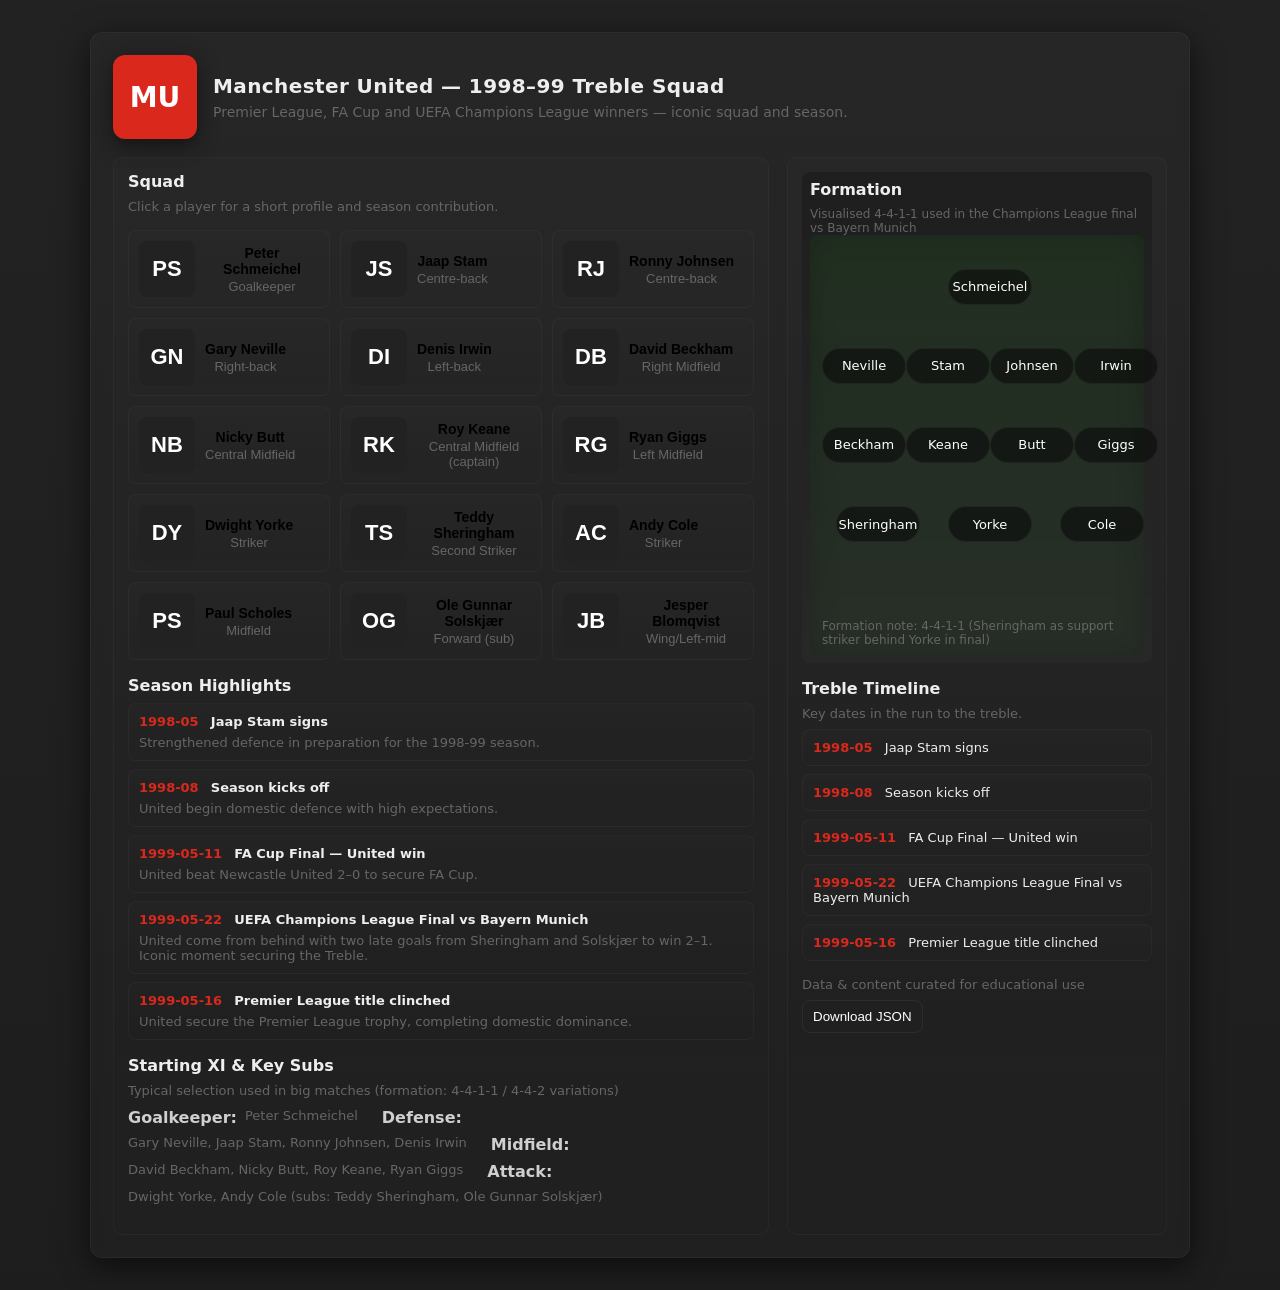
<file: Man Utd.html>
<!doctype html>
<html lang="en">
<head>
  <meta charset="utf-8" />
  <meta name="viewport" content="width=device-width,initial-scale=1" />
  <title>Manchester United 1998–99 Treble Squad</title>
  <meta name="description" content="Manchester United 1998-99 Treble squad — profiles, starting XI, formation and season timeline." />
  <style>
    :root{
      --mu-red: #DA291C;
      --dark: #0b0b0b;
      --muted: #666;
      --card-bg: #fff;
      --glass: rgba(255,255,255,0.06);
      --max-width: 1100px;
      font-family: Inter, ui-sans-serif, system-ui, -apple-system, "Segoe UI", Roboto, "Helvetica Neue", Arial;
    }

    *{box-sizing:border-box}
    body{
      margin:0;
      background:
        linear-gradient(180deg, rgba(10,10,10,0.9) 0%, rgba(25,25,25,0.98) 100%),
        url('https://upload.wikimedia.org/wikipedia/commons/7/7a/Old_Trafford_panorama_2012.jpg') center/cover fixed;
      color:#eee;
      -webkit-font-smoothing:antialiased;
      -moz-osx-font-smoothing:grayscale;
      padding:32px 16px;
      display:flex;
      justify-content:center;
      min-height:100vh;
    }

    .container{
      width:100%;
      max-width:var(--max-width);
      background: linear-gradient(180deg, rgba(255,255,255,0.02), rgba(255,255,255,0.01));
      border-radius:12px;
      padding:22px;
      box-shadow: 0 8px 30px rgba(0,0,0,0.6);
      backdrop-filter: blur(6px);
      border: 1px solid rgba(255,255,255,0.04);
    }

    header{
      display:flex;
      gap:16px;
      align-items:center;
      margin-bottom:18px;
    }
    .crest{
      height:84px;
      width:84px;
      background:var(--mu-red);
      border-radius:12px;
      display:flex;
      align-items:center;
      justify-content:center;
      font-weight:700;
      font-size:28px;
      color:#fff;
      box-shadow: 0 6px 20px rgba(0,0,0,0.5);
    }
    h1{
      margin:0;
      font-size:20px;
      letter-spacing:0.4px;
    }
    p.lead{
      margin:6px 0 0 0;
      color:var(--muted);
      font-size:14px;
    }

    .grid{
      display:grid;
      grid-template-columns: 1fr 380px;
      gap:18px;
      margin-top:18px;
    }

    /* Left column */
    .main{
      background: linear-gradient(180deg, rgba(255,255,255,0.01), rgba(255,255,255,0.00));
      padding:14px;
      border-radius:10px;
      border:1px solid rgba(255,255,255,0.03);
    }

    .section{
      margin-bottom:16px;
    }
    .section h2{
      margin:0 0 8px 0;
      font-size:16px;
      display:flex;
      gap:10px;
      align-items:center;
    }
    .section .muted{
      font-size:13px;
      color:var(--muted);
      margin-top:6px;
    }

    /* Squad grid */
    .squad-grid{
      display:grid;
      grid-template-columns: repeat(auto-fit,minmax(160px,1fr));
      gap:10px;
    }
    .card{
      background: linear-gradient(180deg, rgba(255,255,255,0.01), rgba(255,255,255,0.00));
      border-radius:8px;
      padding:10px;
      display:flex;
      gap:10px;
      align-items:center;
      border:1px solid rgba(255,255,255,0.03);
      transition: transform .18s ease, box-shadow .18s ease;
      cursor:pointer;
    }
    .card:hover{
      transform: translateY(-6px);
      box-shadow: 0 10px 30px rgba(0,0,0,0.5);
    }
    .avatar{
      width:56px;
      height:56px;
      border-radius:8px;
      overflow:hidden;
      background:#222;
      flex-shrink:0;
      display:flex;
      align-items:center;
      justify-content:center;
      font-weight:700;
      color:#fff;
      font-size:22px;
      text-transform:uppercase;
    }
    .card .info{
      min-width:0;
    }
    .name{
      font-weight:600;
      font-size:14px;
      margin-bottom:2px;
    }
    .meta{
      font-size:13px;
      color:var(--muted);
    }

    /* Right column */
    .aside{
      background: linear-gradient(180deg, rgba(255,255,255,0.01), rgba(255,255,255,0.00));
      padding:14px;
      border-radius:10px;
      border:1px solid rgba(255,255,255,0.03);
      position:relative;
      height:100%;
    }

    .formation{
      background:linear-gradient(180deg, rgba(0,0,0,0.22), rgba(255,255,255,0.02));
      border-radius:8px;
      padding:8px;
    }
    .pitch{
      width:100%;
      height:420px;
      background: linear-gradient(180deg, rgba(43,160,43,0.12), rgba(43,160,43,0.06));
      border-radius:6px;
      display:grid;
      grid-template-rows: 1fr 1fr 1fr 1fr 1fr;
      position:relative;
      padding:12px;
      box-shadow: inset 0 0 30px rgba(0,0,0,0.2);
    }
    .player-pin{
      width:84px;
      height:36px;
      background:rgba(10,10,10,0.6);
      border-radius:18px;
      display:flex;
      align-items:center;
      justify-content:center;
      font-size:13px;
      padding:4px 8px;
      color:#fff;
      border:1px solid rgba(255,255,255,0.05);
      margin:auto;
    }
    .pitch .row{display:flex; align-items:center; justify-content:space-around}
    .small{
      font-size:12px;
      color:var(--muted);
      margin-top:8px;
    }

    /* Timeline */
    .timeline{
      display:flex;
      flex-direction:column;
      gap:8px;
      margin-top:8px;
    }
    .event{
      background: linear-gradient(180deg, rgba(255,255,255,0.01), rgba(255,255,255,0.00));
      padding:10px;
      border-radius:8px;
      border:1px solid rgba(255,255,255,0.03);
      font-size:13px;
    }
    .event .year{font-weight:700; color:var(--mu-red); margin-right:8px}

    footer{
      margin-top:14px;
      font-size:13px;
      color:var(--muted);
      display:flex;
      justify-content:space-between;
      align-items:center;
      gap:8px;
      flex-wrap:wrap;
    }

    /* Modal */
    .modal-backdrop{
      position:fixed;
      inset:0;
      background:rgba(0,0,0,0.6);
      display:none;
      align-items:center;
      justify-content:center;
      z-index:50;
      padding:20px;
    }
    .modal{
      width:100%;
      max-width:780px;
      background:linear-gradient(180deg,#071018,#072226);
      border-radius:12px;
      padding:18px;
      border:1px solid rgba(255,255,255,0.06);
    }
    .modal .top{
      display:flex;
      gap:12px;
      align-items:center;
    }
    .modal .bio{margin-top:10px; color:#ddd}
    .close-btn{
      margin-left:auto;
      background:transparent;
      border:1px solid rgba(255,255,255,0.06);
      color:#fff;
      padding:6px 10px;
      border-radius:8px;
      cursor:pointer;
    }

    /* Responsive */
    @media (max-width:980px){
      .grid{grid-template-columns: 1fr; }
      .aside{order:2}
      .main{order:1}
      .pitch{height:320px}
    }

    /* small helpers */
    .btn{
      display:inline-block;
      padding:8px 12px;
      background:var(--mu-red);
      color:#fff;
      border-radius:8px;
      border:none;
      text-decoration:none;
      cursor:pointer;
      font-weight:600;
    }
    .muted-bold{color: #cfcfcf; font-weight:600}
    .download-json{background:transparent; border:1px solid rgba(255,255,255,0.06); color:#fff; padding:8px 10px; border-radius:8px; cursor:pointer}
  </style>
</head>
<body>
  <div class="container" role="main">
    <header>
      <div class="crest" aria-hidden="true">MU</div>
      <div>
        <h1>Manchester United — 1998–99 Treble Squad</h1>
        <p class="lead">Premier League, FA Cup and UEFA Champions League winners — iconic squad and season.</p>
      </div>
    </header>

    <div class="grid" role="region" aria-label="Main content">
      <main class="main" id="main">
        <section class="section">
          <h2>Squad</h2>
          <div class="muted">Click a player for a short profile and season contribution.</div>
        </section>

        <section class="section squad-grid" id="squadGrid" aria-live="polite">
          <!-- Player cards inserted by JS -->
        </section>

        <section class="section">
          <h2>Season Highlights</h2>
          <div class="timeline" id="timeline">
            <!-- Events inserted by JS -->
          </div>
        </section>

        <section class="section">
          <h2>Starting XI & Key Subs</h2>
          <div class="muted">Typical selection used in big matches (formation: 4-4-1-1 / 4-4-2 variations)</div>
          <div style="margin-top:10px;display:flex;gap:8px;flex-wrap:wrap">
            <span class="muted-bold">Goalkeeper:</span><span class="meta">Peter Schmeichel</span>
            <span style="width:8px"></span>
            <span class="muted-bold">Defense:</span><span class="meta">Gary Neville, Jaap Stam, Ronny Johnsen, Denis Irwin</span>
            <span style="width:8px"></span>
            <span class="muted-bold">Midfield:</span><span class="meta">David Beckham, Nicky Butt, Roy Keane, Ryan Giggs</span>
            <span style="width:8px"></span>
            <span class="muted-bold">Attack:</span><span class="meta">Dwight Yorke, Andy Cole (subs: Teddy Sheringham, Ole Gunnar Solskjær)</span>
          </div>
        </section>
      </main>

      <aside class="aside" aria-label="Formation and timeline">
        <div class="formation section">
          <h2>Formation</h2>
          <div class="small">Visualised 4-4-1-1 used in the Champions League final vs Bayern Munich</div>
          <div class="pitch" id="pitch" aria-hidden="false" role="img" aria-label="Pitch showing positions">
            <div class="row" style="align-items:flex-start">
              <div></div>
              <div class="player-pin" data-player-id="1">Schmeichel</div>
              <div></div>
            </div>

            <div class="row">
              <div class="player-pin" data-player-id="4">Neville</div>
              <div class="player-pin" data-player-id="2">Stam</div>
              <div class="player-pin" data-player-id="3">Johnsen</div>
              <div class="player-pin" data-player-id="5">Irwin</div>
            </div>

            <div class="row">
              <div class="player-pin" data-player-id="6">Beckham</div>
              <div class="player-pin" data-player-id="8">Keane</div>
              <div class="player-pin" data-player-id="7">Butt</div>
              <div class="player-pin" data-player-id="9">Giggs</div>
            </div>

            <div class="row">
              <div class="player-pin" data-player-id="11">Sheringham</div>
              <div class="player-pin" data-player-id="10">Yorke</div>
              <div class="player-pin" data-player-id="12">Cole</div>
            </div>

            <div style="position:absolute;left:12px;bottom:8px;color:var(--muted);font-size:12px;">
              Formation note: 4-4-1-1 (Sheringham as support striker behind Yorke in final)
            </div>
          </div>
        </div>

        <div class="section" style="margin-top:12px">
          <h2>Treble Timeline</h2>
          <div class="muted">Key dates in the run to the treble.</div>
          <div class="timeline" id="rightTimeline">
            <!-- inserted by JS -->
          </div>
        </div>

        <footer>
          <div>Data & content curated for educational use</div>
          <div>
            <button class="download-json" id="downloadBtn" title="Download squad and events as JSON">Download JSON</button>
          </div>
        </footer>
      </aside>
    </div>
  </div>

  <!-- Modal -->
  <div class="modal-backdrop" id="modalBackdrop" role="dialog" aria-modal="true" aria-hidden="true">
    <div class="modal" role="document">
      <div class="top">
        <div id="modalAvatar" class="avatar" style="width:84px;height:84px;border-radius:10px;font-size:36px"></div>
        <div>
          <div id="modalName" style="font-size:18px;font-weight:700"></div>
          <div id="modalPosition" style="color:var(--muted);margin-top:6px"></div>
          <div id="modalKey" style="color:#ddd;margin-top:8px;font-weight:600"></div>
        </div>
        <button class="close-btn" id="modalClose">Close</button>
      </div>
      <div class="bio" id="modalBio"></div>
      <div style="margin-top:12px;display:flex;gap:8px;flex-wrap:wrap">
        <a id="modalWiki" class="btn" target="_blank" rel="noopener">More (Wikipedia)</a>
        <button id="modalClose2" class="download-json">Close</button>
      </div>
    </div>
  </div>

  <script>
    // Squad data (1998-99 Manchester United Treble squad core players)
    // You can expand player objects with photos and more stats.
    const squad = [
      { id:1, name:"Peter Schmeichel", position:"Goalkeeper", short:"Captain in key fixtures, commanding presence and match-winning saves.", key:"Premier League winner, Champions League final clean sheet crucial", wiki:"https://en.wikipedia.org/wiki/Peter_Schmeichel" },
      { id:2, name:"Jaap Stam", position:"Centre-back", short:"Dominant defender, strong in tackles and aerial duels.", key:"Signed 1998, instant defensive leader", wiki:"https://en.wikipedia.org/wiki/Jaap_Stam" },
      { id:3, name:"Ronny Johnsen", position:"Centre-back", short:"Composed and versatile defender, stepped up in big games.", key:"Comfortable with ball at feet", wiki:"https://en.wikipedia.org/wiki/Ronny_Johnsen" },
      { id:4, name:"Gary Neville", position:"Right-back", short:"Product of United's academy, consistent and tactically astute.", key:"Key part of back four", wiki:"https://en.wikipedia.org/wiki/Gary_Neville" },
      { id:5, name:"Denis Irwin", position:"Left-back", short:"Reliable full-back known for set-pieces and consistency.", key:"Dead-ball specialist", wiki:"https://en.wikipedia.org/wiki/Denis_Irwin" },
      { id:6, name:"David Beckham", position:"Right Midfield", short:"Crossing, set-pieces, and clutch moments; rising global star.", key:"Cup final performances aided treble run", wiki:"https://en.wikipedia.org/wiki/David_Beckham" },
      { id:7, name:"Nicky Butt", position:"Central Midfield", short:"Workrate, intelligence and a tidy passer in midfield.", key:"Engine room contribution", wiki:"https://en.wikipedia.org/wiki/Nicky_Butt" },
      { id:8, name:"Roy Keane", position:"Central Midfield (captain)", short:"Driving force, leadership and tenacity; short-term injury in crucial matches but key overall.", key:"Team leader, inspirational performances", wiki:"https://en.wikipedia.org/wiki/Roy_Keane" },
      { id:9, name:"Ryan Giggs", position:"Left Midfield", short:"Pace, dribbling and goal threat from the left flank.", key:"Big-match performer across season", wiki:"https://en.wikipedia.org/wiki/Ryan_Giggs" },
      { id:10, name:"Dwight Yorke", position:"Striker", short:"Clinical striker with excellent hold-up play and link-up with Cole.", key:"Top goalscorer in key cup runs", wiki:"https://en.wikipedia.org/wiki/Dwight_Yorke" },
      { id:11, name:"Teddy Sheringham", position:"Second Striker", short:"Intelligent movement and crucial late substitutions (famously scored in CL final).", key:"Scored CL final equaliser", wiki:"https://en.wikipedia.org/wiki/Teddy_Sheringham" },
      { id:12, name:"Andy Cole", position:"Striker", short:"Prolific striker, part of lethal front two with Yorke.", key:"Important goals during season", wiki:"https://en.wikipedia.org/wiki/Andy_Cole" },
      { id:13, name:"Paul Scholes", position:"Midfield", short:"Passed engine of the team with long-range shooting and vision.", key:"Creative spark from midfield", wiki:"https://en.wikipedia.org/wiki/Paul_Scholes" },
      { id:14, name:"Ole Gunnar Solskjær", position:"Forward (sub)", short:"Super-sub with an eye for crucial goals.", key:"Scored the CL final winner", wiki:"https://en.wikipedia.org/wiki/Ole_Gunnar_Solskj%C3%A6r" },
      { id:15, name:"Jesper Blomqvist", position:"Wing/Left-mid", short:"Squad player contributing to depth on the left.", key:"Rotation option across competitions", wiki:"https://en.wikipedia.org/wiki/Jesper_Blomqvist" }
    ];

    const events = [
      { year:"1998-05", title:"Jaap Stam signs", desc:"Strengthened defence in preparation for the 1998-99 season." },
      { year:"1998-08", title:"Season kicks off", desc:"United begin domestic defence with high expectations." },
      { year:"1999-05-11", title:"FA Cup Final — United win", desc:"United beat Newcastle United 2–0 to secure FA Cup." },
      { year:"1999-05-22", title:"UEFA Champions League Final vs Bayern Munich", desc:"United come from behind with two late goals from Sheringham and Solskjær to win 2–1. Iconic moment securing the Treble." },
      { year:"1999-05-16", title:"Premier League title clinched", desc:"United secure the Premier League trophy, completing domestic dominance." }
    ];

    // Populate squad grid
    const squadGrid = document.getElementById('squadGrid');
    squad.forEach(player => {
      const card = document.createElement('button');
      card.className = 'card';
      card.setAttribute('data-player-id', player.id);
      card.setAttribute('aria-label', player.name + ' profile');
      card.innerHTML = `
        <div class="avatar" aria-hidden="true">${initials(player.name)}</div>
        <div class="info">
          <div class="name">${player.name}</div>
          <div class="meta">${player.position}</div>
        </div>
      `;
      card.addEventListener('click', () => openModal(player.id));
      squadGrid.appendChild(card);
    });

    // Populate timeline
    const timeline = document.getElementById('timeline');
    const rightTimeline = document.getElementById('rightTimeline');
    events.forEach(ev => {
      const evNode = document.createElement('div');
      evNode.className = 'event';
      evNode.innerHTML = `<div><span class="year">${ev.year}</span> <span style="font-weight:700">${ev.title}</span></div><div style="margin-top:6px;color:var(--muted)">${ev.desc}</div>`;
      timeline.appendChild(evNode);

      // Right side shorter list
      const short = document.createElement('div');
      short.className = 'event';
      short.innerHTML = `<div><span class="year">${ev.year}</span> ${ev.title}</div>`;
      rightTimeline.appendChild(short);
    });

    // Attach pitch pins to open modal
    document.querySelectorAll('.player-pin').forEach(pin => {
      pin.addEventListener('click', (e) => {
        const id = Number(pin.getAttribute('data-player-id'));
        openModal(id);
      });
    });

    // Modal logic
    const modalBackdrop = document.getElementById('modalBackdrop');
    const modalAvatar = document.getElementById('modalAvatar');
    const modalName = document.getElementById('modalName');
    const modalPosition = document.getElementById('modalPosition');
    const modalBio = document.getElementById('modalBio');
    const modalKey = document.getElementById('modalKey');
    const modalWiki = document.getElementById('modalWiki');
    const modalClose = document.getElementById('modalClose');
    const modalClose2 = document.getElementById('modalClose2');

    function openModal(id){
      const p = squad.find(s => s.id === id);
      if(!p) return;
      modalAvatar.textContent = initials(p.name);
      modalName.textContent = p.name;
      modalPosition.textContent = p.position;
      modalBio.textContent = p.short;
      modalKey.textContent = p.key;
      modalWiki.href = p.wiki;
      modalBackdrop.style.display = 'flex';
      modalBackdrop.setAttribute('aria-hidden','false');
      // focus handling for accessibility
      modalClose.focus();
    }

    function closeModal(){
      modalBackdrop.style.display = 'none';
      modalBackdrop.setAttribute('aria-hidden','true');
    }

    modalClose.addEventListener('click', closeModal);
    modalClose2.addEventListener('click', closeModal);
    modalBackdrop.addEventListener('click', (e) => {
      if(e.target === modalBackdrop) closeModal();
    });
    document.addEventListener('keydown', (e) => {
      if(e.key === 'Escape') closeModal();
    });

    // Download JSON
    const downloadBtn = document.getElementById('downloadBtn');
    downloadBtn.addEventListener('click', () => {
      const payload = { squad, events, generatedAt: new Date().toISOString(), source: 'Curated sample data' };
      const blob = new Blob([JSON.stringify(payload, null, 2)], {type:'application/json'});
      const url = URL.createObjectURL(blob);
      const a = document.createElement('a');
      a.href = url;
      a.download = 'manutd_1998-99_treble_squad.json';
      a.click();
      URL.revokeObjectURL(url);
    });

    // small util
    function initials(name){
      return name.split(' ').map(n => n[0]).slice(0,2).join('').toUpperCase();
    }

    // Accessibility: announce counts
    const live = document.createElement('div');
    live.setAttribute('aria-live','polite');
    live.style.position='absolute';
    live.style.left='-9999px';
    live.textContent = `Loaded ${squad.length} players and ${events.length} events`;
    document.body.appendChild(live);
  </script>
</body>
</html>
</file>
